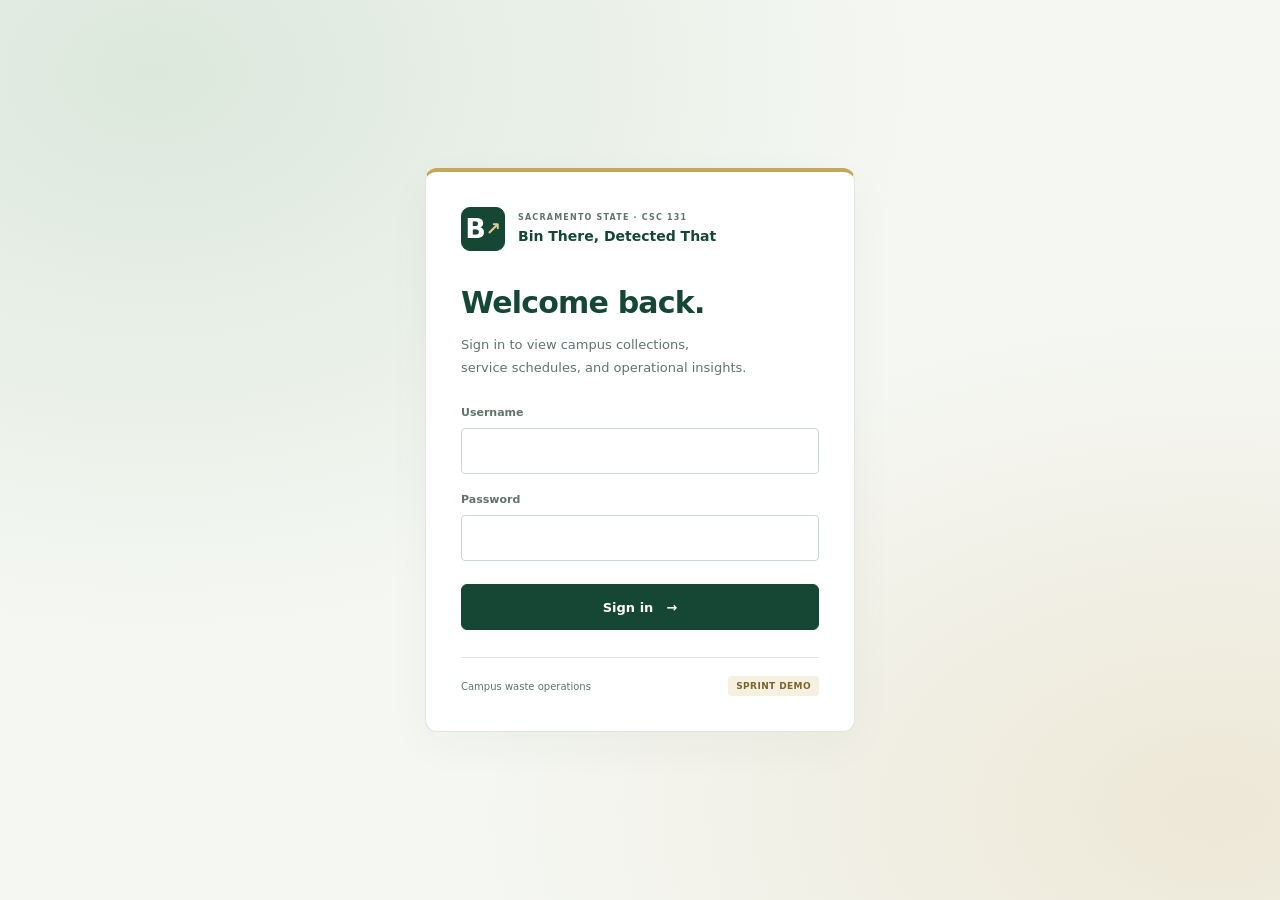
<file: index.html>
<!doctype html>
<html lang="en">
<head>
  <meta charset="utf-8">
  <meta name="viewport" content="width=device-width, initial-scale=1">
  <meta name="theme-color" content="#154734">
  <link rel="icon" href="data:image/svg+xml,%3Csvg xmlns='http://www.w3.org/2000/svg' viewBox='0 0 32 32'%3E%3Crect width='32' height='32' rx='6' fill='%23154734'/%3E%3Ctext x='8' y='24' fill='white' font-family='sans-serif' font-size='25'%3EB%3C/text%3E%3C/svg%3E">
  <title>Bin There, Detected That | Campus waste operations</title>
  <link rel="stylesheet" href="dashboard.css?v=20261103-2">
  <link rel="stylesheet" href="assistant.css?v=20261117">
  <link rel="stylesheet" href="login.css?v=20261117">
  <script src="demo-login.js?v=20261117" defer></script>
  <script src="overview-metrics.js?v=20261103" defer></script>
  <script src="operations-metrics.js?v=20261103" defer></script>
  <script src="assistant-data.js?v=20261117" defer></script>
  <script src="dashboard-assistant.js?v=20261117" defer></script>
  <script src="assistant-ui.js?v=20261117" defer></script>
  <script src="app.js?v=20261117-login" defer></script>
</head>
<body>
  <main id="login-screen" class="demo-login-screen">
    <section class="login-card" aria-labelledby="login-title">
      <div class="login-brand"><span class="brand-mark" aria-hidden="true">B<span>↗</span></span><div><span class="eyebrow">SACRAMENTO STATE · CSC 131</span><span class="brand-name">Bin There, Detected That</span></div></div>
      <h1 id="login-title">Welcome back.</h1><p class="login-description">Sign in to view campus collections,<br>service schedules, and operational insights.</p>
      <form id="login-form" class="login-form" method="post">
        <div class="login-field"><label for="login-username">Username</label><input id="login-username" type="text" autocomplete="username" autocapitalize="none" spellcheck="false" maxlength="80" aria-describedby="login-error" required></div>
        <div class="login-field"><label for="login-password">Password</label><input id="login-password" type="password" autocomplete="current-password" maxlength="80" aria-describedby="login-error" required></div>
        <p id="login-error" class="login-error" role="alert" hidden>That username or password is incorrect. Please try again.</p>
        <button id="login-submit" class="primary-button login-submit" type="submit" disabled>Sign in <span aria-hidden="true">→</span></button>
      </form>
      <noscript><p class="login-error">Enable JavaScript to use this dashboard demo.</p></noscript>
      <div class="login-footer"><span>Campus waste operations</span><span class="login-demo-label">SPRINT DEMO</span></div>
    </section>
  </main>
  <div id="dashboard-session" hidden>
  <a class="skip-link" href="#workspace">Skip to dashboard</a>
  <header class="masthead"><a class="brand" href="#overview"><span class="brand-mark" aria-hidden="true">B<span>↗</span></span><span><span class="eyebrow">SACRAMENTO STATE · CSC 131</span><span class="brand-name">Bin There, Detected That</span></span></a><div class="header-account"><span class="header-label">CAMPUS WASTE OPERATIONS</span><button id="demo-sign-out" class="demo-sign-out" type="button">Sign out</button></div></header>
  <div class="dashboard-layout">
    <aside class="sidebar"><p class="sidebar-caption">WORKSPACE</p><nav class="workspace-nav" aria-label="Dashboard sections">
      <a href="#overview" data-view="overview" aria-current="page"><span aria-hidden="true">01</span>Overview</a>
      <a href="#calendar" data-view="calendar"><span aria-hidden="true">02</span>Calendar</a>
      <a href="#missed" data-view="missed"><span aria-hidden="true">03</span>Missed pickups</a>
      <a href="#fullness" data-view="fullness"><span aria-hidden="true">04</span>Fullness insights</a>
      <a href="#explorer" data-view="explorer"><span aria-hidden="true">05</span>Data explorer</a>
      <a href="#bins" data-view="bins"><span aria-hidden="true">06</span>Bin QR directory</a>
    </nav></aside>
    <main id="workspace" tabindex="-1">
      <section class="workspace-heading"><div><p class="eyebrow">OPERATIONS DASHBOARD</p><h1 id="view-title">Campus operations</h1><p class="subtitle" id="view-description">Pickup demand, service history, and collection conditions.</p></div><div class="actions"><button id="refresh-data" class="secondary-button" type="button">Refresh data</button><a class="primary-button" href="https://forms.cloud.microsoft/Pages/ResponsePage.aspx?id=AZC0tj-L-kOZoXBujH41mMDhpnz29-JJttbJSNrVO5FUNzFLQU5YS1lFNDdZSktERjdGS1ZQV09TVC4u" target="_blank" rel="noopener noreferrer">＋ New Collection <span aria-hidden="true">↗</span><span class="sr-only"> (opens in a new tab)</span></a></div></section>
      <div class="data-status"><span id="refresh-status" role="status" aria-live="polite">Loading dashboard…</span><details><summary>Update details</summary><dl><dt>Validated collection export</dt><dd id="export-checked-at">—</dd><dt>Published snapshot</dt><dd id="published-at">—</dd><dt>Collection data changed</dt><dd id="records-updated-at">—</dd><dt>Checked in this browser</dt><dd id="checked-at">—</dd></dl><p>Refresh loads the latest published data. Collection exports run every 15 minutes, followed by publication.</p></details></div>
      <div class="error" id="load-error" role="alert" hidden></div>
      <section class="filters" aria-label="Filter dashboard">
        <div><label for="filter-location">Building / location</label><select id="filter-location"><option value="">All locations</option></select></div>
        <div><label for="filter-stream">Waste stream</label><select id="filter-stream"><option value="">All streams</option><option>Landfill</option><option>Recycling</option><option>Organics</option></select></div>
        <div><label for="filter-bin">Bin</label><select id="filter-bin"><option value="">All bins</option></select></div>
        <div class="report-date"><label for="date-from">From date</label><input id="date-from" type="date"></div>
        <div class="report-date"><label for="date-to">To date</label><input id="date-to" type="date"></div>
        <button class="text-button" id="reset-filters" type="button">Reset filters</button>
      </section><p class="range-error" id="range-error" role="alert" hidden>Choose an end date on or after the start date.</p>

      <section class="dashboard-view" id="view-overview" aria-label="Operations overview">
        <div class="section-heading"><h2>Service snapshot</h2><span id="overview-count"></span></div><div class="metrics" id="overview-metrics"></div>
        <div class="section-heading analysis-heading"><h2>Pickup analysis</h2><div><label class="sr-only" for="analysis-source">Pickup analysis source</label><select id="analysis-source"><option value="planned">Planned weekly service</option><option value="recorded">Recorded completed pickups</option></select></div></div>
        <div class="chart-grid"><article class="panel wide"><div class="panel-heading"><h2 id="trend-title">Weekly service pattern</h2><p id="trend-subtitle"></p></div><div class="trend" id="overview-trend"></div></article><article class="panel"><div class="panel-heading"><h2>Pickups by waste stream</h2><p id="stream-unit"></p></div><div id="stream-chart"></div></article><article class="panel"><div class="panel-heading"><h2>Pickups by location</h2><p id="location-unit">Top 15 locations</p></div><div id="location-chart"></div></article></div>
      </section>
      <section class="dashboard-view" id="view-calendar" aria-label="Service calendar" hidden>
        <div class="calendar-toolbar"><div class="button-group"><button id="previous-week" class="secondary-button" type="button" aria-label="Previous week">←</button><button id="calendar-today" class="secondary-button" type="button">This week</button><button id="next-week" class="secondary-button" type="button" aria-label="Next week">→</button></div><h2 id="week-label"></h2><div><label for="calendar-date">Go to date</label><input id="calendar-date" type="date"></div></div>
        <p class="section-note">Each scheduled row represents one BinID. Bins at the same location keep their own service days.</p><div class="calendar-week" id="calendar-week" aria-label="Choose a service day"></div>
        <div class="legend"><span><i class="status-dot scheduled"></i>Scheduled</span><span><i class="status-dot completed"></i>Completed</span><span><i class="status-dot exception"></i>Reported exception</span><span><i class="status-dot possible-missed"></i>Possible missed</span><span><i class="status-dot grace"></i>Within grace</span></div>
        <article class="panel"><div class="panel-heading inline"><div><h2 id="calendar-day-title">Scheduled pickups</h2><p id="calendar-day-count"></p></div><button class="text-button" id="calendar-export" type="button">Download day CSV</button></div><div class="table-scroll"><table><caption class="sr-only">Scheduled bins for the selected day</caption><thead><tr><th scope="col">Bin</th><th scope="col">Location</th><th scope="col">Waste stream</th><th scope="col">Service days</th><th scope="col">Status</th></tr></thead><tbody id="calendar-body"></tbody></table></div><div id="calendar-pager" class="pagination"></div></article>
      </section>
      <section class="dashboard-view" id="view-missed" aria-label="Missed pickup review" hidden>
        <p class="section-note" id="monitoring-policy"></p><div id="missed-metrics" class="metrics"></div>
        <article class="panel"><div class="panel-heading inline"><div><h2>Pickup review queue</h2><p>A possible miss means no matching report has arrived after the grace period. Review before confirming a missed service.</p></div><div><label class="sr-only" for="attention-filter">Review type</label><select id="attention-filter"><option value="all">All attention items</option><option value="possible-missed">Possible missed</option><option value="exception">Reported exceptions</option></select></div></div><div class="table-scroll"><table><caption class="sr-only">Possible missed pickups and reported exceptions</caption><thead><tr><th scope="col">Service date</th><th scope="col">Bin / location</th><th scope="col">Waste stream</th><th scope="col">Review status</th><th scope="col">Details</th></tr></thead><tbody id="missed-body"></tbody></table></div><div class="pagination" id="missed-pager"></div></article>
      </section>
      <section class="dashboard-view" id="view-fullness" aria-label="Fullness insights" hidden>
        <div id="fullness-metrics" class="metrics"></div><div class="chart-grid"><article class="panel wide"><div class="panel-heading"><h2>Fullness by reporting date</h2><p>Daily averages on days with reports. Values describe fullness when reported.</p></div><div class="trend" id="fullness-trend"></div></article><article class="panel"><div class="panel-heading"><h2>Fullness distribution</h2><p>All reported measurements in this selection</p></div><div id="fullness-distribution"></div></article><article class="panel"><div class="panel-heading"><h2>Reporting patterns</h2></div><div id="fullness-takeaways" class="insight-copy"></div></article></div>
        <article class="panel"><div class="panel-heading"><h2>Latest reported fullness by bin</h2><p>Highest latest measurement first. Change compares the two most recent reports in this selection.</p></div><div class="table-scroll"><table><caption class="sr-only">Latest fullness measurements by bin</caption><thead><tr><th scope="col">Bin / location</th><th scope="col">Last report</th><th scope="col">Latest fullness</th><th scope="col">Average</th><th scope="col">Change</th><th scope="col">Reports</th></tr></thead><tbody id="fullness-body"></tbody></table></div><div class="pagination" id="fullness-pager"></div></article>
      </section>
      <section class="dashboard-view" id="view-explorer" aria-label="Collection data explorer" hidden>
        <div id="explorer-metrics" class="metrics"></div><article class="panel"><div class="panel-heading inline"><div><h2>Collection activity</h2><p id="explorer-count"></p></div><button id="export-records" class="secondary-button" type="button">Download filtered CSV</button></div>
          <div class="explorer-controls"><div class="search-control"><label for="record-search">Search records</label><input id="record-search" type="search" placeholder="Bin, location, stream, or response ID"></div><div><label for="service-filter">Service</label><select id="service-filter"><option value="all">All reports</option><option value="completed">Completed</option><option value="exception">Not serviced</option></select></div><div><label for="incident-filter">Incident</label><select id="incident-filter"><option value="all">All conditions</option><option value="contaminationObserved">Contamination</option><option value="overflowOutsideBin">Overflow</option><option value="damagedMaintenanceIssue">Maintenance / damage</option></select></div><div><label for="record-sort">Sort by</label><select id="record-sort"><option value="newest">Newest first</option><option value="oldest">Oldest first</option><option value="fullness-high">Fullness: high to low</option><option value="fullness-low">Fullness: low to high</option><option value="bin">Bin ID</option></select></div></div>
          <div class="table-scroll"><table><caption class="sr-only">Filtered collection records</caption><thead><tr><th scope="col">Date / time</th><th scope="col">Bin / location</th><th scope="col">Waste stream</th><th scope="col">Fullness</th><th scope="col">Service / conditions</th><th scope="col">Details</th></tr></thead><tbody id="explorer-body"></tbody></table></div><div class="pagination" id="explorer-pager"></div>
        </article>
      </section>
      <section class="dashboard-view" id="view-bins" aria-label="Bin QR directory" hidden>
        <article class="panel"><div class="panel-heading inline"><div><h2>Unique bin QR labels</h2><p id="bin-count"></p></div><a class="secondary-button" href="generated/qr-labels.zip" download>Download QR pack</a></div><p class="section-note">Attach each numbered label to its matching physical container. The pack includes the original three pilot labels.</p><div class="table-scroll"><table><caption class="sr-only">Available workbook bin labels</caption><thead><tr><th scope="col">Bin</th><th scope="col">Location</th><th scope="col">Waste stream</th><th scope="col">Container</th><th scope="col">Service days</th><th scope="col">QR label</th></tr></thead><tbody id="bins-body"></tbody></table></div><div class="pagination" id="bins-pager"></div></article>
      </section><footer><span>Bin There, Detected That / Sacramento State</span><span>CSC 131</span></footer>
    </main>
  </div>
  <button id="assistant-open" class="assistant-launcher" type="button" aria-haspopup="dialog" aria-controls="assistant-dialog"><span aria-hidden="true">✦</span> Ask dashboard</button>
  <dialog id="assistant-dialog" class="assistant-dialog" aria-labelledby="assistant-title" aria-describedby="assistant-description">
    <div class="assistant-shell">
      <header class="assistant-heading"><div><p class="eyebrow">DASHBOARD ASSISTANT</p><h2 id="assistant-title">Ask campus operations</h2></div><button id="assistant-close" class="assistant-icon-button" type="button" aria-label="Close dashboard assistant">×</button></header>
      <div class="assistant-intro"><p id="assistant-description">Calculated insights from published dashboard data.</p><p id="assistant-scope" class="assistant-scope"></p><button id="assistant-clear" class="text-button" type="button">New conversation</button></div>
      <div id="assistant-messages" class="assistant-messages" role="log" aria-label="Dashboard assistant conversation" aria-live="polite" aria-relevant="additions"></div>
      <div class="assistant-suggestions" aria-label="Suggested questions"><button type="button" data-question="What needs attention in this selection?">What needs attention?</button><button type="button" data-question="Which bins are nearly full?">Nearly full bins</button><button type="button" data-question="What is scheduled tomorrow?">Tomorrow’s pickups</button><button type="button" data-question="Which locations have the most completed pickups?">Top pickup locations</button></div>
      <form id="assistant-form" class="assistant-form"><label for="assistant-question">Ask a dashboard question</label><div class="assistant-composer"><input id="assistant-question" type="text" maxlength="500" autocomplete="off" placeholder="e.g. When is BIN-004 scheduled?" required><button id="assistant-send" type="submit" class="primary-button">Send</button></div><div class="assistant-form-note"><span>Uses your filters. A bin, location, or date in your question can refine the answer.</span><span id="assistant-count">0 / 500</span></div><p id="assistant-limit" role="status"></p></form>
    </div>
  </dialog>
  </div>
</body>
</html>
</file>
<file: dashboard.css>
:root{--green:#154734;--deep:#102f26;--gold:#c4a75a;--ink:#20352d;--muted:#62736b;--line:#dfe6df;--paper:#f5f7f3;--white:#fff;--soft:#e9f0e9}
*{box-sizing:border-box}body{margin:0;background:var(--paper);color:var(--ink);font-family:system-ui,-apple-system,"Segoe UI",sans-serif;font-size:14px}button,input,select{font:inherit}button,a,input,select,summary{touch-action:manipulation}button{cursor:pointer}button:disabled{opacity:.55;cursor:wait}a{color:var(--green)}a:focus-visible,button:focus-visible,input:focus-visible,select:focus-visible,summary:focus-visible{outline:3px solid #94751e;outline-offset:3px}[hidden]{display:none!important}.skip-link{position:absolute;top:-80px;left:12px;z-index:10;background:white;padding:12px}.skip-link:focus{top:12px}.sr-only{position:absolute;width:1px;height:1px;padding:0;margin:-1px;overflow:hidden;clip:rect(0,0,0,0);white-space:nowrap;border:0}
.masthead{background:var(--green);color:white;display:flex;align-items:center;justify-content:space-between;padding:20px 32px;border-bottom:4px solid var(--gold);gap:20px}.brand{display:flex;align-items:center;gap:14px;color:white;text-decoration:none}.brand-mark{display:flex;align-items:center;justify-content:center;width:44px;height:44px;border:1px solid #9bb6a5;border-radius:9px;font-size:27px;font-weight:750}.brand-mark>span{font-size:18px;color:#e4cd91}.eyebrow{display:block;margin:0 0 9px;font-size:10px;letter-spacing:1.6px;font-weight:750}.masthead .eyebrow{color:#dcc992;font-size:9px}.brand-name{font-size:17px;font-weight:650}.header-label{color:#cad8cf;font-size:10px;letter-spacing:1.5px}.dashboard-layout{display:grid;grid-template-columns:216px minmax(0,1fr);max-width:1720px;margin:0 auto}.sidebar{padding:35px 18px;border-right:1px solid var(--line);min-width:0}.sidebar-caption{font-size:10px;letter-spacing:1.6px;color:var(--muted);margin:0 12px 17px;font-weight:700}.workspace-nav{display:flex;flex-direction:column;gap:6px;position:sticky;top:22px}.workspace-nav a{display:flex;align-items:center;gap:11px;padding:13px 11px;border-radius:6px;text-decoration:none;color:var(--muted);font-size:13px;font-weight:650;white-space:nowrap}.workspace-nav a>span{font-size:10px;color:#8a966c;font-weight:700}.workspace-nav a[aria-current="page"]{background:var(--green);color:white}.workspace-nav a[aria-current="page"]>span{color:#ddc989}.workspace-nav a:hover{background:#e6ede4;color:var(--green)}.workspace-nav a[aria-current="page"]:hover{background:var(--deep);color:white}.sidebar-note{display:flex;flex-direction:column;gap:8px;margin:40px 12px;color:var(--muted);font-size:11px;line-height:1.7}.sidebar-note strong{color:var(--green);font-size:12px}main{min-width:0;padding:34px clamp(20px,3.2vw,48px) 22px}.workspace-heading{display:flex;justify-content:space-between;align-items:center;gap:20px;margin-bottom:18px}h1{margin:0;color:var(--green);font-size:clamp(29px,3vw,42px);font-weight:650;letter-spacing:-1.4px;line-height:1.15}.subtitle{margin:13px 0 0;color:var(--muted);font-size:14px;line-height:1.7}.actions{display:flex;align-items:center;gap:10px;flex-wrap:wrap;justify-content:flex-end}.primary-button,.secondary-button{display:inline-flex;align-items:center;justify-content:center;gap:13px;text-decoration:none;border-radius:6px;padding:12px 16px;font-size:12px;font-weight:650;white-space:nowrap;min-height:41px}.primary-button{color:white;background:var(--green);border:1px solid var(--green)}.primary-button:hover{background:var(--deep)}.secondary-button{color:var(--green);background:white;border:1px solid #ccd8cf}.secondary-button:hover{background:#edf3ec}.text-button{border:0;background:none;padding:8px;color:var(--green);font-size:12px;font-weight:650}.text-button:hover{text-decoration:underline}.data-status{display:flex;gap:14px;align-items:baseline;justify-content:space-between;margin-bottom:23px;color:var(--muted);font-size:11px;min-height:18px}.data-status details{position:relative;flex-shrink:0}.data-status summary{color:var(--green);cursor:pointer;font-weight:650}.data-status details[open]{padding:12px;background:white;border:1px solid var(--line);border-radius:6px;max-width:360px}.data-status dl{display:grid;grid-template-columns:1fr 1.3fr;gap:8px 12px;line-height:1.5}.data-status dd{margin:0}.data-status dt{font-weight:650}.data-status p{line-height:1.6;margin-bottom:0}.error,.range-error{padding:14px 16px;background:#faeae5;color:#85432e;border-radius:6px;line-height:1.6;margin:0 0 18px}.filters{display:grid;grid-template-columns:1.6fr 1fr 1fr 1fr 1fr auto;gap:12px;align-items:end;background:white;border:1px solid var(--line);border-radius:8px;padding:17px;margin-bottom:25px}label{display:block;font-size:10px;font-weight:650;color:var(--muted);margin-bottom:7px}input,select{width:100%;min-width:0;padding:8px 10px;height:39px;border:1px solid #ced8cf;border-radius:4px;background:white;color:var(--ink)}input::placeholder{color:#7c8880}.section-heading{display:flex;align-items:center;justify-content:space-between;gap:12px;margin:24px 0 14px}.section-heading>span,.section-note{font-size:12px;color:var(--muted);line-height:1.7}.section-heading>div{max-width:270px}.section-note{margin:0 0 18px}h2{margin:0;font-size:15px;font-weight:650}h3{margin:0;font-size:13px;font-weight:650}.metrics{display:grid;grid-template-columns:repeat(4,minmax(0,1fr));gap:13px;margin-bottom:23px}.metric{padding:20px;background:white;border:1px solid var(--line);border-radius:8px;min-width:0}.metric:first-child{background:var(--green);color:white;border-color:var(--green)}.metric-label{font-size:11px;font-weight:600;line-height:1.5;margin:0 0 12px;min-height:17px}.metric-value{font-size:33px;line-height:1.15;letter-spacing:-.9px;font-weight:650}.metric-note{font-size:10px;line-height:1.6;color:var(--muted);margin:10px 0 0}.metric:first-child .metric-note{color:#cadbcf}.chart-grid{display:grid;grid-template-columns:repeat(2,minmax(0,1fr));gap:18px;margin-bottom:22px}.panel{padding:22px;background:white;border:1px solid var(--line);border-radius:8px;min-width:0}.panel.wide{grid-column:1/-1}.panel-heading{margin-bottom:22px}.panel-heading.inline{display:flex;justify-content:space-between;align-items:flex-start;gap:20px}.panel-heading.inline>div{min-width:0}.panel-heading.inline>div:last-child{flex-shrink:0}.panel-heading p{margin:7px 0 0;font-size:12px;color:var(--muted);line-height:1.7}.bar-row{margin-bottom:18px}.bar-row:last-child{margin-bottom:0}.bar-label{display:flex;justify-content:space-between;gap:14px;margin-bottom:8px;font-size:11px}.bar-label>span{overflow-wrap:anywhere}.bar-track{height:9px;background:#edf2ec;border-radius:3px;overflow:hidden}.bar-fill{height:100%;background:var(--green);border-radius:3px}.bar-fill.recycling{background:#6b8a76}.bar-fill.organics{background:#b59a52}.trend{overflow-x:auto}.trend svg{display:block;width:100%;max-height:310px}.trend svg text{font-family:inherit;font-size:11px;fill:var(--muted)}.trend details{font-size:11px;margin-top:7px}.trend details table{max-width:500px;margin-top:14px}.trend-note{font-size:11px;line-height:1.6;color:var(--muted);margin:13px 0 0}.empty{font-size:12px;color:var(--muted);line-height:1.8;padding:18px 0;margin:0}.table-scroll{overflow-x:auto}table{width:100%;border-collapse:collapse;text-align:left}th{font-size:9px;text-transform:uppercase;letter-spacing:.6px;color:var(--muted);padding:0 11px 13px;white-space:nowrap}td{font-size:11px;line-height:1.6;vertical-align:top;padding:16px 11px;border-top:1px solid #e8eee7}th:first-child,td:first-child{padding-left:0}th:last-child,td:last-child{padding-right:0}.secondary{display:block;margin-top:4px;font-size:10px;color:var(--muted)}.stream-tag,.badge{display:inline-block;padding:4px 7px;border-radius:4px;font-size:9px;font-weight:600;white-space:nowrap;margin:0 3px 3px 0}.stream-tag{background:#ecf2eb;color:var(--green)}.stream-tag.organics{background:#f5f0df;color:#786126}.stream-tag.landfill{background:#edf0ec;color:#566658}.badge.completed{background:#e8f2e8;color:#2f653d}.badge.scheduled,.badge.planned,.badge.today{background:#eaf0f4;color:#3d5e74}.badge.grace{background:#f8f2df;color:#7c651e}.badge.exception,.badge.issue{background:#fff0de;color:#875824}.badge.possible-missed{background:#fae5df;color:#91432f}.row-details summary{cursor:pointer;color:var(--green);font-weight:650;white-space:nowrap}.row-details[open]{min-width:240px}.row-details dl{margin:12px 0 0;font-size:10px;line-height:1.6}.row-details dt{font-weight:650;margin-top:8px}.row-details dd{margin:2px 0 0;color:var(--muted);overflow-wrap:anywhere}.pagination{display:flex;align-items:center;justify-content:flex-end;gap:14px;margin-top:16px;font-size:10px;color:var(--muted);flex-wrap:wrap}.pagination button{font-size:11px;border:1px solid var(--line);padding:7px 12px;border-radius:4px;color:var(--green);background:white}.pagination button:disabled{cursor:default}.calendar-toolbar{display:flex;justify-content:space-between;align-items:center;gap:16px;margin-bottom:16px}.calendar-toolbar>div:last-child{max-width:160px}.calendar-toolbar h2{text-align:center}.button-group{display:flex;gap:5px}.button-group .secondary-button{min-height:36px;padding:8px 11px}.calendar-week{display:grid;grid-template-columns:repeat(7,minmax(0,1fr));gap:8px}.day-button{font:inherit;text-align:left;border:1px solid var(--line);background:white;min-width:0;border-radius:6px;padding:13px 11px;color:var(--ink);min-height:132px}.day-button[aria-pressed="true"]{border:2px solid var(--green);padding:12px 10px;background:#edf3ec}.day-label{display:flex;justify-content:space-between;align-items:center;color:var(--muted);font-size:9px;font-weight:700;text-transform:uppercase}.day-number{font-size:18px;color:var(--green);font-weight:650}.day-total{display:block;font-size:25px;font-weight:650;margin:12px 0 2px}.day-caption{font-size:9px;color:var(--muted);display:block}.day-flags{font-size:9px;line-height:1.7;margin-top:8px;color:#7a5830}.legend{display:flex;gap:17px;flex-wrap:wrap;margin:15px 0 23px;font-size:10px;color:var(--muted)}.legend>span{display:flex;gap:6px;align-items:center}.status-dot{display:inline-block;width:7px;height:7px;border-radius:50%;background:#7d9caf}.status-dot.completed{background:#458357}.status-dot.exception{background:#c29455}.status-dot.possible-missed{background:#b75d44}.status-dot.grace{background:#bda350}.insight-copy p{font-size:13px;line-height:1.9;margin:0 0 17px;color:var(--muted)}.insight-copy strong{font-size:23px;display:block;color:var(--green);font-weight:650}.explorer-controls{display:grid;grid-template-columns:2fr 1fr 1fr 1.2fr;gap:12px;margin-bottom:24px}.fullness-meter{width:80px;height:5px;background:#ecf1eb;margin-top:7px;border-radius:3px;overflow:hidden}.fullness-meter>span{display:block;background:var(--green);height:100%}.fullness-high{color:#8f5620;font-weight:700}.text-link{font-size:11px;font-weight:650;color:var(--green);white-space:nowrap}footer{display:flex;justify-content:space-between;gap:12px;font-size:10px;color:var(--muted);margin-top:28px;line-height:1.7}
.badge.awaiting-update{background:#eef0ec;color:#62736b}
.table-scroll,.row-details summary{position:relative}
@media(min-width:1500px){main{padding-left:48px;padding-right:48px}.metric{padding:23px}.metric-value{font-size:38px}.workspace-heading{margin-bottom:23px}}
@media(max-width:1200px){.dashboard-layout{grid-template-columns:190px minmax(0,1fr)}.sidebar{padding:30px 11px}.workspace-nav a{gap:8px;font-size:12px}.filters{grid-template-columns:repeat(3,minmax(0,1fr))}.workspace-heading{align-items:flex-start}.actions{max-width:210px}.metrics{grid-template-columns:repeat(2,minmax(0,1fr))}.calendar-week{gap:5px}.day-button{padding:11px 8px}.day-button[aria-pressed="true"]{padding:10px 7px}.day-label{flex-direction:column;align-items:flex-start;gap:6px}.calendar-toolbar{flex-wrap:wrap}.calendar-toolbar h2{order:-1;flex-basis:100%;text-align:left}.explorer-controls{grid-template-columns:repeat(2,minmax(0,1fr))}.day-total{font-size:22px}}
@media(max-width:900px){.dashboard-layout{display:block}.sidebar{border-right:0;border-bottom:1px solid var(--line);padding:12px 20px;background:#fff}.sidebar-caption,.sidebar-note{display:none}.workspace-nav{position:static;flex-direction:row;overflow-x:auto;gap:5px;padding-bottom:3px}.workspace-nav a{flex-shrink:0;padding:10px 12px}.workspace-nav a>span{display:none}main{padding:27px 24px 20px}.header-label{display:none}.actions{max-width:none}.workspace-heading{align-items:center}.day-label{flex-direction:row;align-items:center}.day-button{min-height:125px}.metrics{grid-template-columns:repeat(4,minmax(0,1fr))}.metric{padding:17px}.metric-value{font-size:29px}}
@media(max-width:650px){.masthead{padding:17px 18px}.brand-name{font-size:14px}.brand-mark{width:38px;height:38px;font-size:23px}.masthead .eyebrow{font-size:8px;letter-spacing:1px}.sidebar{padding:10px 14px}.workspace-nav a{font-size:11px}main{padding:24px 17px 18px}.workspace-heading{flex-direction:column;align-items:stretch;gap:18px}.actions{justify-content:flex-start}.actions>*{flex:1}.subtitle{font-size:13px}h1{font-size:31px}.data-status{align-items:flex-start;gap:10px;font-size:10px}.data-status details[open]{max-width:210px}.data-status dl{display:block}.data-status dd{margin:2px 0 9px}.filters{grid-template-columns:repeat(2,minmax(0,1fr));padding:14px;gap:12px}.filters>div:first-child{grid-column:1/-1}.metrics{grid-template-columns:repeat(2,minmax(0,1fr));gap:10px}.metric{padding:17px 14px}.metric-label{font-size:10px}.metric-note{font-size:9px}.metric-value{font-size:29px}.chart-grid{grid-template-columns:1fr;gap:14px}.panel{padding:17px}.panel-heading.inline{flex-direction:column;gap:14px}.panel-heading.inline>div:last-child{flex-shrink:1}.panel-heading.inline button,.panel-heading.inline>a{align-self:flex-start}.section-heading{gap:10px;align-items:flex-start}.analysis-heading{flex-direction:column}.section-heading>div{max-width:100%;width:100%}.calendar-week{grid-template-columns:repeat(7,minmax(0,1fr));gap:3px}.day-button{min-height:111px;border-radius:4px;padding:9px 4px}.day-button[aria-pressed="true"]{padding:8px 3px}.day-label{flex-direction:column;gap:6px;font-size:8px;align-items:center}.day-number{font-size:15px}.day-total{font-size:18px;text-align:center;margin:9px 0 3px}.day-caption{font-size:7px;text-align:center}.day-flags{display:none}.legend{gap:10px;font-size:9px}.calendar-toolbar{gap:12px}.calendar-toolbar>div:last-child{max-width:145px}.calendar-toolbar .button-group{flex-shrink:0}.calendar-toolbar .button-group button{padding:8px;min-height:34px}.calendar-toolbar input{height:35px}.calendar-toolbar h2{font-size:14px}.explorer-controls{grid-template-columns:repeat(2,minmax(0,1fr))}.search-control{grid-column:1/-1}.explorer-controls>div:last-child{grid-column:1/-1}.table-scroll table{min-width:650px}.trend svg{max-height:none}.trend details table{min-width:340px}.pagination{justify-content:flex-start;font-size:10px}.section-note{font-size:11px}.data-status>span{max-width:62%;line-height:1.6}footer{flex-direction:column;gap:5px}}
</file>
<file: assistant.css>
.assistant-launcher{position:fixed;right:24px;bottom:22px;z-index:20;display:flex;align-items:center;gap:10px;border:1px solid #b4c8b8;border-radius:30px;background:var(--green);color:white;padding:13px 19px;font-size:13px;font-weight:650;box-shadow:0 5px 20px #102f2626;min-height:47px}.assistant-launcher>span{color:#e4cd91;font-size:20px}.assistant-launcher:hover{background:var(--deep)}
.assistant-dialog{position:fixed;inset:auto 18px 18px auto;margin:0;padding:0;width:490px;max-width:calc(100vw - 36px);height:min(760px,calc(100dvh - 36px));max-height:calc(100dvh - 36px);border:1px solid #d2dfd4;border-radius:13px;background:#f5f7f3;color:var(--ink);box-shadow:0 18px 70px #102f2633;overflow:hidden}.assistant-dialog::backdrop{background:#102f263d}.assistant-shell{height:100%;display:flex;flex-direction:column;min-height:0}.assistant-heading{display:flex;align-items:center;justify-content:space-between;gap:15px;background:var(--green);color:white;padding:19px 20px;border-bottom:3px solid var(--gold);flex-shrink:0}.assistant-heading .eyebrow{font-size:9px;color:#dfce9d;margin-bottom:6px;letter-spacing:1.3px}.assistant-heading h2{font-size:19px;font-weight:650}.assistant-icon-button{border:1px solid #759582;background:transparent;color:white;border-radius:6px;font-size:25px;line-height:1;padding:6px 10px;min-height:35px}.assistant-icon-button:hover{background:#ffffff1a}.assistant-intro{padding:13px 20px 9px;border-bottom:1px solid var(--line);background:white;flex-shrink:0}.assistant-intro>p{font-size:11px;line-height:1.6;margin:0 0 5px;color:var(--muted)}.assistant-intro .assistant-scope{color:var(--green);font-weight:600;font-size:10px;overflow-wrap:anywhere}.assistant-intro .text-button{padding:4px 0;font-size:10px}.assistant-messages{flex:1;min-height:0;overflow-y:auto;overscroll-behavior:contain;padding:17px;scrollbar-gutter:stable}.chat-message{padding:15px 16px;margin:0 0 14px;border-radius:9px;font-size:12px;line-height:1.7;overflow-wrap:anywhere}.chat-answer{background:white;border:1px solid var(--line);margin-right:11px}.chat-answer h3{font-size:14px;color:var(--green);margin:4px 0 8px;font-weight:650}.chat-message p{margin:0 0 10px}.chat-message p:last-child{margin-bottom:0}.chat-message ul{margin:9px 0 12px;padding-left:17px}.chat-message li{margin:0 0 9px}.chat-user{margin-left:37px;background:var(--green);color:white;border-bottom-right-radius:3px}.chat-speaker{display:block;font-size:9px;letter-spacing:.5px;font-weight:700;color:var(--muted)}.chat-user .chat-speaker{color:#d4dfd2;margin-bottom:5px}.chat-answer-scope{font-size:10px!important;color:var(--muted);border-bottom:1px solid #e8eee7;padding-bottom:8px;line-height:1.6}.chat-source{font-size:10px;color:var(--muted);margin-top:10px}.chat-source summary{cursor:pointer;color:var(--green);font-weight:650}.chat-source p{margin:7px 0 0}.chat-related{display:inline-block;font-size:10px;font-weight:650;margin-top:9px;line-height:1.6}.assistant-suggestions{display:flex;flex-wrap:wrap;gap:6px;padding:9px 17px 11px;border-top:1px solid var(--line);background:#f5f7f3;flex-shrink:0}.assistant-suggestions button{font-size:10px;border:1px solid #cfdbd1;border-radius:20px;background:white;color:var(--green);padding:7px 10px;line-height:1.4}.assistant-suggestions button:hover{background:#e7efe6}.assistant-form{padding:12px 17px 13px;border-top:1px solid var(--line);background:white;flex-shrink:0}.assistant-form>label{font-size:10px}.assistant-composer{display:flex;gap:8px;align-items:stretch}.assistant-composer input{min-width:0;flex:1;font-size:12px;min-height:41px}.assistant-composer button{padding:10px 14px;font-size:12px}.assistant-form-note{display:flex;justify-content:space-between;gap:14px;font-size:9px;color:var(--muted);line-height:1.6;margin-top:8px}.assistant-form-note>span:last-child{white-space:nowrap}.assistant-form #assistant-limit{font-size:10px;color:var(--muted);margin:6px 0 0;line-height:1.5}.assistant-form #assistant-limit:empty{display:none}footer{padding-bottom:54px}
@media(max-width:650px){.assistant-launcher{bottom:15px;right:17px;padding:10px 16px;font-size:12px;min-height:43px}.assistant-dialog{inset:auto 9px 9px;max-width:calc(100vw - 18px);width:calc(100vw - 18px);height:calc(100dvh - 18px);max-height:calc(100dvh - 18px);border-radius:10px}.assistant-heading{padding:15px 16px}.assistant-intro{padding:10px 15px 7px}.assistant-heading h2{font-size:17px}.assistant-messages{padding:13px}.chat-message{padding:12px 13px;font-size:12px}.chat-answer{margin-right:0}.chat-user{margin-left:25px}.assistant-suggestions{padding:8px 12px}.assistant-suggestions button{font-size:9px;padding:6px 9px}.assistant-form{padding:11px 13px}.assistant-form-note{font-size:8px;gap:10px}}
</file>
<file: login.css>
.demo-login-screen{display:grid;place-items:center;min-height:100svh;padding:36px 20px;background:radial-gradient(ellipse at 12% 8%,#dce8dc 0,transparent 48%),radial-gradient(ellipse at 95% 90%,#ede8d7 0,transparent 43%),var(--paper)}.login-card{width:100%;max-width:430px;padding:35px;background:white;border:1px solid var(--line);border-top:4px solid var(--gold);border-radius:12px;box-shadow:0 14px 45px #102f260a}.login-brand{display:flex;align-items:center;gap:13px;margin-bottom:34px;color:var(--green)}.login-brand .brand-mark{background:var(--green);color:white;border-color:var(--green);flex-shrink:0}.login-brand .eyebrow{color:var(--muted);font-size:8px;letter-spacing:1.2px;margin-bottom:6px}.login-brand .brand-name{font-size:14px}.login-card>h1{font-size:30px;letter-spacing:-.8px;line-height:1.2}.login-description{font-size:13px;color:var(--muted);line-height:1.8;margin:12px 0 27px}.login-form label{font-size:11px;margin-bottom:9px}.login-field{margin-bottom:19px}.login-form input{height:46px;font-size:15px;padding:11px 12px}.login-form input[aria-invalid="true"]{border-color:#a35742}.login-submit{width:100%;min-height:46px;margin-top:4px;font-size:13px}.login-error{font-size:12px;line-height:1.7;color:#85432e;background:#faeee9;border-radius:5px;padding:11px 12px;margin:0 0 16px}.login-footer{display:flex;justify-content:space-between;align-items:center;gap:12px;border-top:1px solid var(--line);margin-top:27px;padding-top:18px;color:var(--muted);font-size:10px}.login-demo-label{color:#7a642d;background:#f5f0df;padding:5px 8px;border-radius:4px;font-size:9px;font-weight:650;letter-spacing:.4px}.header-account{display:flex;align-items:center;gap:20px}.demo-sign-out{border:1px solid #789888;background:transparent;color:white;padding:8px 12px;border-radius:5px;font-size:11px;font-weight:600;white-space:nowrap}.demo-sign-out:hover{background:#ffffff14}
@media(max-width:650px){.demo-login-screen{padding:24px 17px}.login-card{padding:27px 24px}.login-brand{margin-bottom:29px;gap:11px}.login-brand .brand-name{font-size:13px}.login-brand .eyebrow{font-size:7px;letter-spacing:1px}.login-card>h1{font-size:28px}.login-form input{font-size:16px}.header-account{gap:8px}.demo-sign-out{padding:8px 10px;font-size:10px}}
</file>
